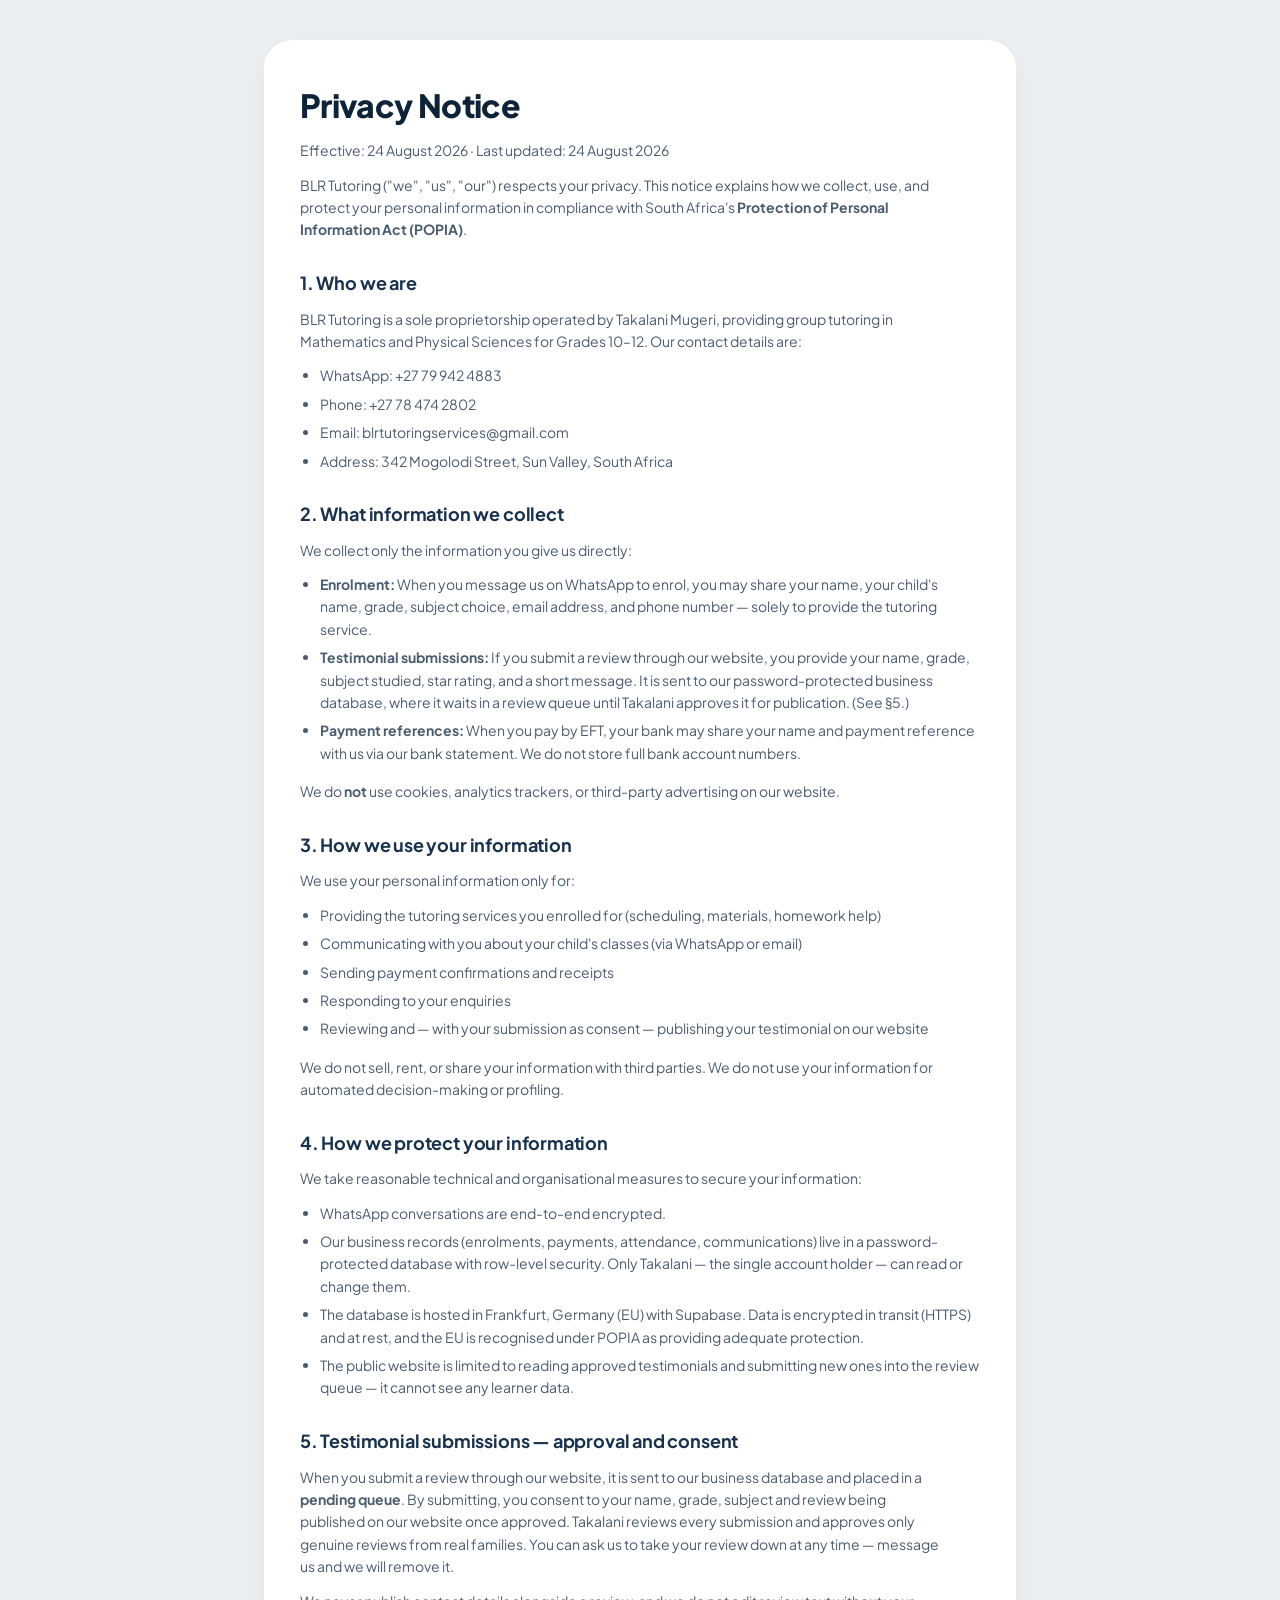
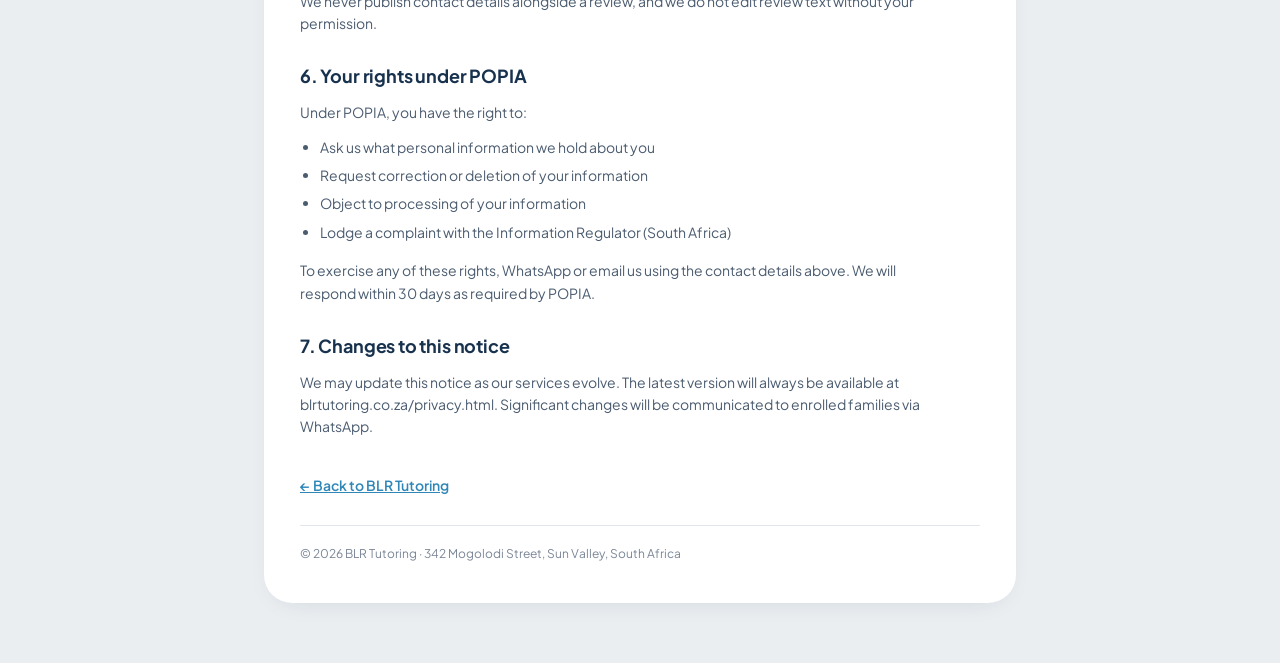
<file: privacy.html>
<!doctype html>
<html lang="en">
<head>
<meta charset="utf-8" />
<meta name="viewport" content="width=device-width,initial-scale=1" />
<meta name="theme-color" content="#0E2238" />
<meta name="description" content="BLR Tutoring privacy notice — how we handle personal information under South Africa's POPIA." />
<meta name="robots" content="noindex" />
<link rel="canonical" href="https://blrtutoring.co.za/privacy.html" />
<title>Privacy Notice — BLR Tutoring</title>
<link rel="preconnect" href="https://fonts.googleapis.com" />
<link rel="preconnect" href="https://fonts.gstatic.com" crossorigin />
<link href="https://fonts.googleapis.com/css2?family=Plus+Jakarta+Sans:wght@400;500;600;700;800&display=swap" rel="stylesheet" />
<style>
  :root {
    --ink: #0E2238; --ink-2: #18324E; --ink-3: #4B5C70; --ink-soft: #7A8696;
    --sky: #4FA3D1; --sky-deep: #2F87B8; --bg: #EAEEF1; --paper: #F4F6F8;
    --card: #FFFFFF; --line: #E2E6EB; --line-2: #EEF1F4;
    --r-md: 18px; --r-lg: 28px; --r-xl: 36px;
    --shadow: 0 8px 28px -16px rgba(14,34,56,0.18);
    --sans: "Plus Jakarta Sans", "Helvetica Neue", Helvetica, sans-serif;
  }
  *, *::before, *::after { box-sizing: border-box; }
  html, body { margin: 0; padding: 0; }
  body {
    font-family: var(--sans);
    color: var(--ink);
    background: var(--bg);
    line-height: 1.6;
    font-size: 15px;
    -webkit-font-smoothing: antialiased;
  }
  .page {
    max-width: 800px;
    margin: 0 auto;
    padding: 40px 24px 60px;
  }
  .card {
    background: var(--card);
    border-radius: var(--r-lg);
    padding: 40px 36px;
    box-shadow: var(--shadow);
  }
  @media (max-width: 640px) {
    .page { padding: 20px 16px 40px; }
    .card { padding: 28px 22px; border-radius: var(--r-md); }
  }
  h1 { font-weight: 800; font-size: clamp(24px, 3vw, 32px); letter-spacing: -0.02em; margin: 0 0 8px; }
  h2 { font-weight: 700; font-size: 18px; letter-spacing: -0.01em; margin: 28px 0 10px; color: var(--ink-2); }
  p { color: var(--ink-3); font-size: 14px; margin: 0 0 12px; max-width: 64ch; }
  ul { color: var(--ink-3); font-size: 14px; padding-left: 20px; margin: 8px 0 16px; }
  li { margin-bottom: 6px; }
  a { color: var(--sky-deep); text-decoration: underline; }
  a:hover { color: var(--ink); }
  .back { display: inline-block; margin-top: 24px; font-weight: 600; font-size: 14px; }
  .footer-note { margin-top: 28px; padding-top: 18px; border-top: 1px solid var(--line); font-size: 12px; color: var(--ink-soft); }
</style>
</head>
<body>
<div class="page">
  <div class="card">
    <h1>Privacy Notice</h1>
    <p>Effective: 24 August 2026 · Last updated: 24 August 2026</p>

    <p>BLR Tutoring ("we", "us", "our") respects your privacy. This notice explains how we collect, use, and protect your personal information in compliance with South Africa's <strong>Protection of Personal Information Act (POPIA)</strong>.</p>

    <h2>1. Who we are</h2>
    <p>BLR Tutoring is a sole proprietorship operated by Takalani Mugeri, providing group tutoring in Mathematics and Physical Sciences for Grades 10–12. Our contact details are:</p>
    <ul>
      <li>WhatsApp: +27 79 942 4883</li>
      <li>Phone: +27 78 474 2802</li>
      <li>Email: blrtutoringservices@gmail.com</li>
      <li>Address: 342 Mogolodi Street, Sun Valley, South Africa</li>
    </ul>

    <h2>2. What information we collect</h2>
    <p>We collect only the information you give us directly:</p>
    <ul>
      <li><strong>Enrolment:</strong> When you message us on WhatsApp to enrol, you may share your name, your child's name, grade, subject choice, email address, and phone number — solely to provide the tutoring service.</li>
      <li><strong>Testimonial submissions:</strong> If you submit a review through our website, you provide your name, grade, subject studied, star rating, and a short message. It is sent to our password-protected business database, where it waits in a review queue until Takalani approves it for publication. (See §5.)</li>
      <li><strong>Payment references:</strong> When you pay by EFT, your bank may share your name and payment reference with us via our bank statement. We do not store full bank account numbers.</li>
    </ul>
    <p>We do <strong>not</strong> use cookies, analytics trackers, or third-party advertising on our website.</p>

    <h2>3. How we use your information</h2>
    <p>We use your personal information only for:</p>
    <ul>
      <li>Providing the tutoring services you enrolled for (scheduling, materials, homework help)</li>
      <li>Communicating with you about your child's classes (via WhatsApp or email)</li>
      <li>Sending payment confirmations and receipts</li>
      <li>Responding to your enquiries</li>
      <li>Reviewing and — with your submission as consent — publishing your testimonial on our website</li>
    </ul>
    <p>We do not sell, rent, or share your information with third parties. We do not use your information for automated decision-making or profiling.</p>

    <h2>4. How we protect your information</h2>
    <p>We take reasonable technical and organisational measures to secure your information:</p>
    <ul>
      <li>WhatsApp conversations are end-to-end encrypted.</li>
      <li>Our business records (enrolments, payments, attendance, communications) live in a password-protected database with row-level security. Only Takalani — the single account holder — can read or change them.</li>
      <li>The database is hosted in Frankfurt, Germany (EU) with Supabase. Data is encrypted in transit (HTTPS) and at rest, and the EU is recognised under POPIA as providing adequate protection.</li>
      <li>The public website is limited to reading approved testimonials and submitting new ones into the review queue — it cannot see any learner data.</li>
    </ul>

    <h2>5. Testimonial submissions — approval and consent</h2>
    <p>When you submit a review through our website, it is sent to our business database and placed in a <strong>pending queue</strong>. By submitting, you consent to your name, grade, subject and review being published on our website once approved. Takalani reviews every submission and approves only genuine reviews from real families. You can ask us to take your review down at any time — message us and we will remove it.</p>
    <p>We never publish contact details alongside a review, and we do not edit review text without your permission.</p>

    <h2>6. Your rights under POPIA</h2>
    <p>Under POPIA, you have the right to:</p>
    <ul>
      <li>Ask us what personal information we hold about you</li>
      <li>Request correction or deletion of your information</li>
      <li>Object to processing of your information</li>
      <li>Lodge a complaint with the Information Regulator (South Africa)</li>
    </ul>
    <p>To exercise any of these rights, WhatsApp or email us using the contact details above. We will respond within 30 days as required by POPIA.</p>

    <h2>7. Changes to this notice</h2>
    <p>We may update this notice as our services evolve. The latest version will always be available at blrtutoring.co.za/privacy.html. Significant changes will be communicated to enrolled families via WhatsApp.</p>

    <a href="./index.html" class="back">← Back to BLR Tutoring</a>

    <div class="footer-note">
      © 2026 BLR Tutoring · 342 Mogolodi Street, Sun Valley, South Africa
    </div>
  </div>
</div>
</body>
</html>
</file>
